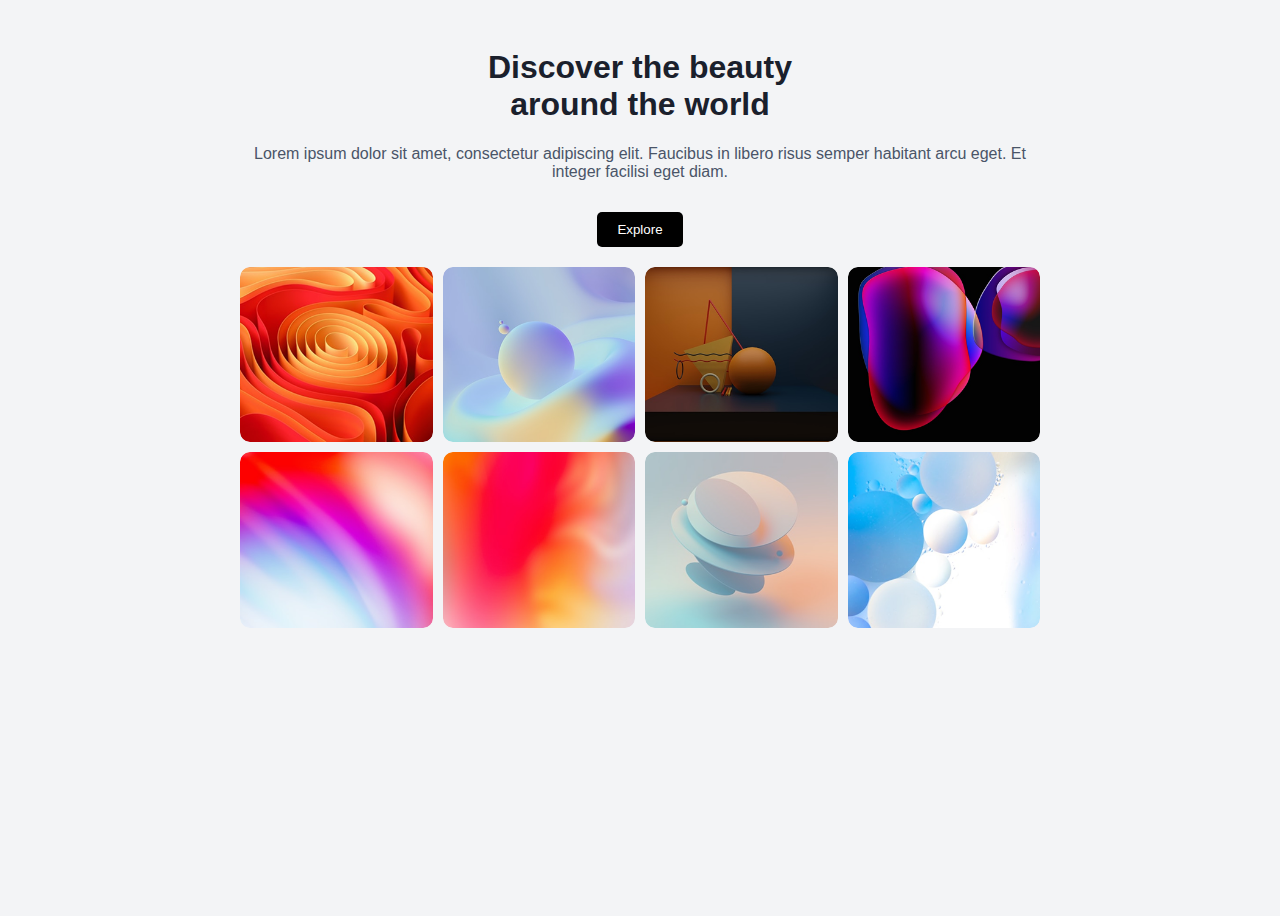
<file: Prototipos/Prototipo1/index.html>
<!-- index.html -->
<!DOCTYPE html>
<html lang="es">
<head>
    <meta charset="UTF-8">
    <meta name="viewport" content="width=device-width, initial-scale=1.0">
    <title>Prototipo 1</title>
    <link rel="stylesheet" href="styles.css">
    <link href="https://fonts.googleapis.com/css2?family=Inter:ital,opsz,wght@0,14..32,100..900;1,14..32,100..900&family=Nunito+Sans:ital,opsz,wght@0,6..12,200..1000;1,6..12,200..1000&display=swap" rel="stylesheet"/>
</head>
<body>
    <div class="container">
        <h1>Discover the beauty <br> around the world</h1>
        <p>Lorem ipsum dolor sit amet, consectetur adipiscing elit. Faucibus in libero risus semper habitant arcu eget. Et integer facilisi eget diam.</p>
        <button class="explore-btn">Explore</button>
        
        <div class="gallery">
            <img src="imagen/1.png" class="gallery-item">
            <img src="imagen/2.png" class="gallery-item">
            <img src="imagen/3.png" class="gallery-item">
            <img src="imagen/4.png" class="gallery-item">
            <img src="imagen/5.png" class="gallery-item">
            <img src="imagen/6.png" class="gallery-item">
            <img src="imagen/7.png" class="gallery-item">
            <img src="imagen/8.png" class="gallery-item">
        </div>
    </div>
</body>
</html>
</file>
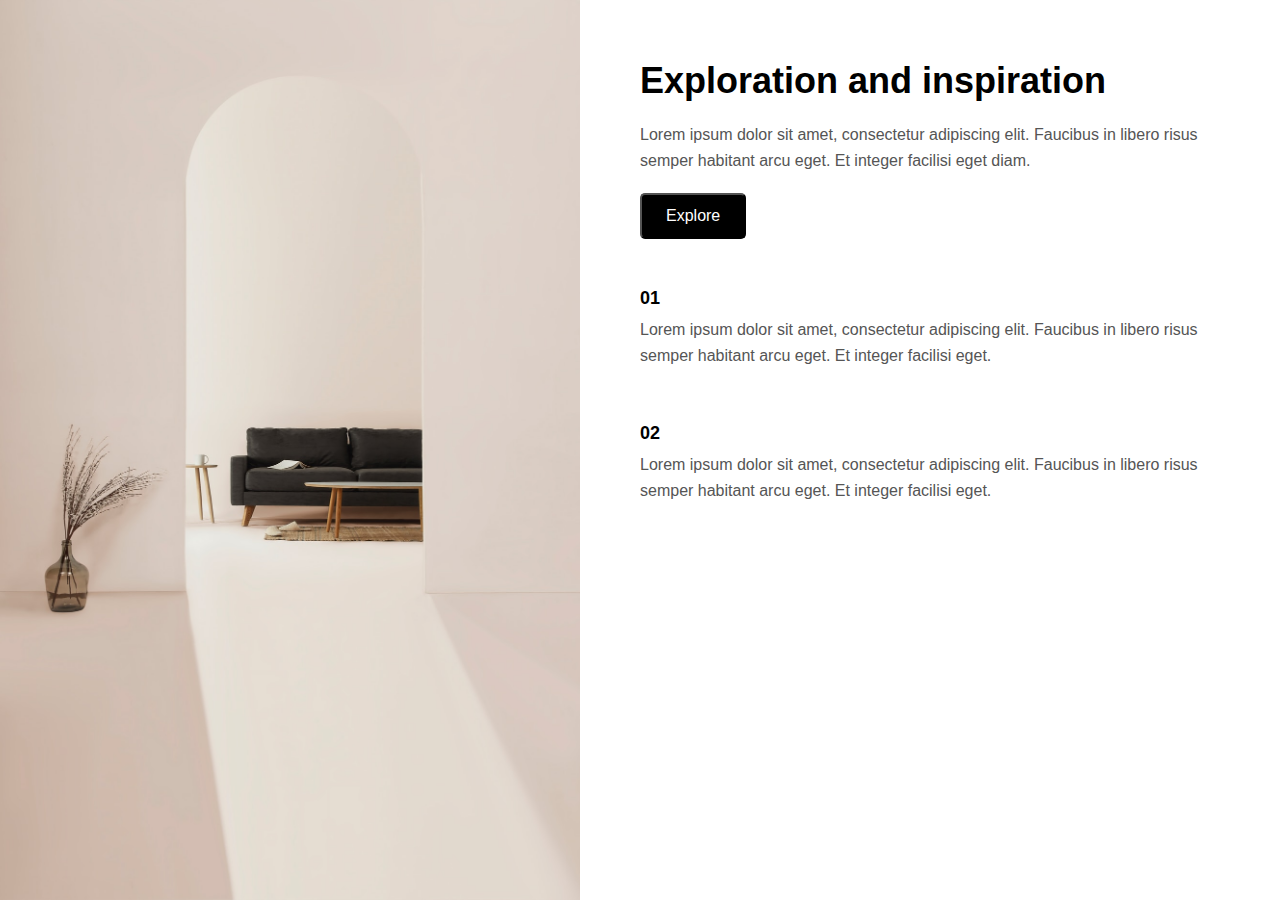
<file: Prototipos/Prototipo2/index.html>
<!DOCTYPE html>
<html lang="es">
<head>
    <meta charset="UTF-8">
    <meta name="viewport" content="width=device-width, initial-scale=1.0">
    <title>Prototipo 2</title>
    <link rel="stylesheet" href="styles.css">
    <link href="https://fonts.googleapis.com/css2?family=Inter:ital,opsz,wght@0,14..32,100..900;1,14..32,100..900&family=Nunito+Sans:ital,opsz,wght@0,6..12,200..1000;1,6..12,200..1000&display=swap" rel="stylesheet"/>
</head>
<body>
    <div class="container">
        <div class="image-section"></div>
        <div class="content-section">
            <h1>Exploration and inspiration</h1>
            <p>Lorem ipsum dolor sit amet, consectetur adipiscing elit. Faucibus in libero risus semper habitant arcu eget. Et integer facilisi eget diam.</p>
            <button class="button">Explore</button>
            
            <div class="numbered-text">
                <h3>01</h3>
                <p>Lorem ipsum dolor sit amet, consectetur adipiscing elit. Faucibus in libero risus semper habitant arcu eget. Et integer facilisi eget.</p>
            </div>
            <div class="numbered-text">
                <h3>02</h3>
                <p>Lorem ipsum dolor sit amet, consectetur adipiscing elit. Faucibus in libero risus semper habitant arcu eget. Et integer facilisi eget.</p>
            </div>
        </div>
    </div>
</body>
</html>
</file>
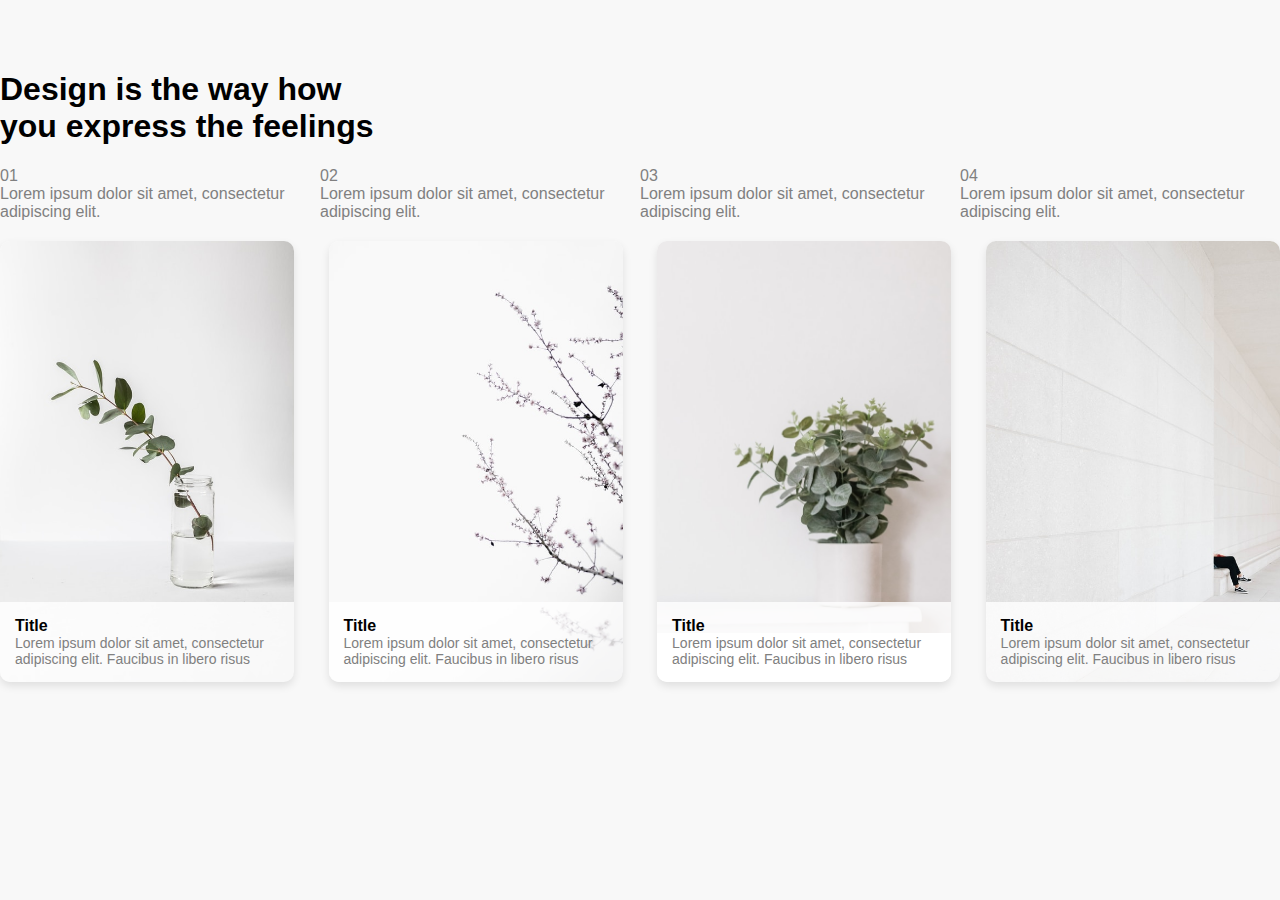
<file: Prototipos/Prototipo3/index.html>
<!DOCTYPE html>
<html lang="es">
<head>
    <meta charset="UTF-8">
    <meta name="viewport" content="width=device-width, initial-scale=1.0">
    <title>Prototipo 3</title>
    <link rel="stylesheet" href="styles.css">
    <link href="https://fonts.googleapis.com/css2?family=Inter:ital,opsz,wght@0,14..32,100..900;1,14..32,100..900&family=Nunito+Sans:ital,opsz,wght@0,6..12,200..1000;1,6..12,200..1000&display=swap" rel="stylesheet"/>
</head>
<body>
    <div class="container">
        <h1>Design is the way how<br> you express the feelings</h1>
        <div class="subtitle">
            <div>01<br>Lorem ipsum dolor sit amet, consectetur adipiscing elit.</div>
            <div>02<br>Lorem ipsum dolor sit amet, consectetur adipiscing elit.</div>
            <div>03<br>Lorem ipsum dolor sit amet, consectetur adipiscing elit.</div>
            <div>04<br>Lorem ipsum dolor sit amet, consectetur adipiscing elit.</div>
        </div>
        <div class="cards">
            <div class="card">
                <img src="imagen/mini rama.jpg" alt="Imagen 1">
                <div class="card-content">
                    <div class="card-title">Title</div>
                    <div class="card-text">Lorem ipsum dolor sit amet, consectetur adipiscing elit. Faucibus in libero risus</div>
                </div>
            </div>
            <div class="card">
                <img src="imagen/ramas.jpg" alt="Imagen 2">
                <div class="card-content">
                    <div class="card-title">Title</div>
                    <div class="card-text">Lorem ipsum dolor sit amet, consectetur adipiscing elit. Faucibus in libero risus</div>
                </div>
            </div>
            <div class="card">
                <img src="imagen/maceta.jpg" alt="Imagen 3">
                <div class="card-content">
                    <div class="card-title">Title</div>
                    <div class="card-text">Lorem ipsum dolor sit amet, consectetur adipiscing elit. Faucibus in libero risus</div>
                </div>
            </div>
            <div class="card">
                <img src="imagen/pared.jpg" alt="Imagen 4">
                <div class="card-content">
                    <div class="card-title">Title</div>
                    <div class="card-text">Lorem ipsum dolor sit amet, consectetur adipiscing elit. Faucibus in libero risus</div>
                </div>
            </div>
        </div>
    </div>
</body>
</html>
</file>
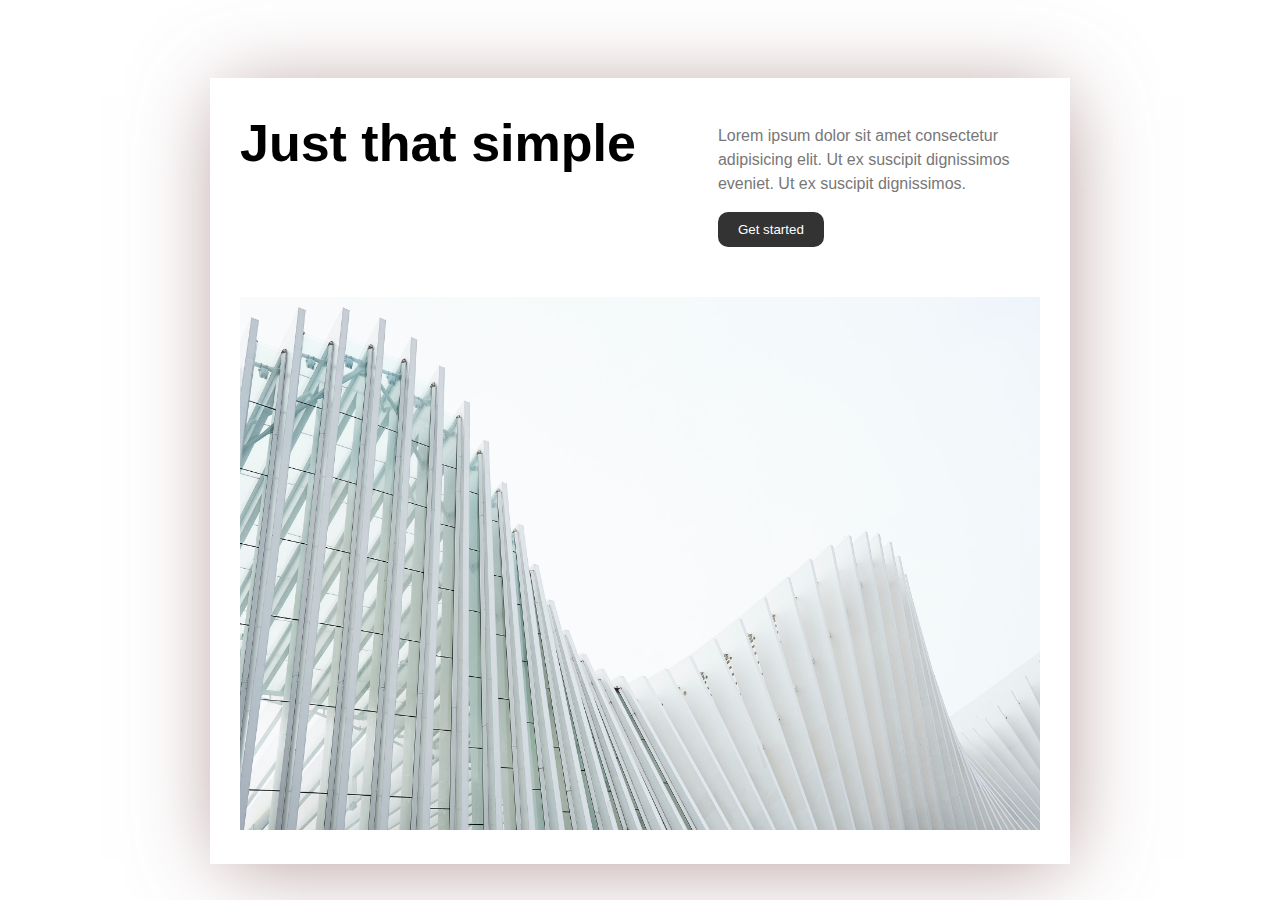
<file: Prototipos/Prototipo4/index.html>
<!DOCTYPE html>
<html lang="en">
<head>
    <meta charset="UTF-8">
    <meta name="viewport" content="width=device-width, initial-scale=1.0">
    <title>Prototipo 4</title>
    <link rel="stylesheet" href="styles.css">
</head>
<body>
    <section class="Prototipo-4">
        <div>
            <h2>Just that simple</h2>
            <div class="Prototipo-4_parte2">
                <p>Lorem ipsum dolor sit amet consectetur adipisicing elit. Ut ex suscipit dignissimos eveniet. Ut ex suscipit dignissimos.</p>
                <button>Get started</button>
            </div>
        </div>
        <img src="imagen/arquitectura.jpg">
    </section>

</body>
</html>
</file>
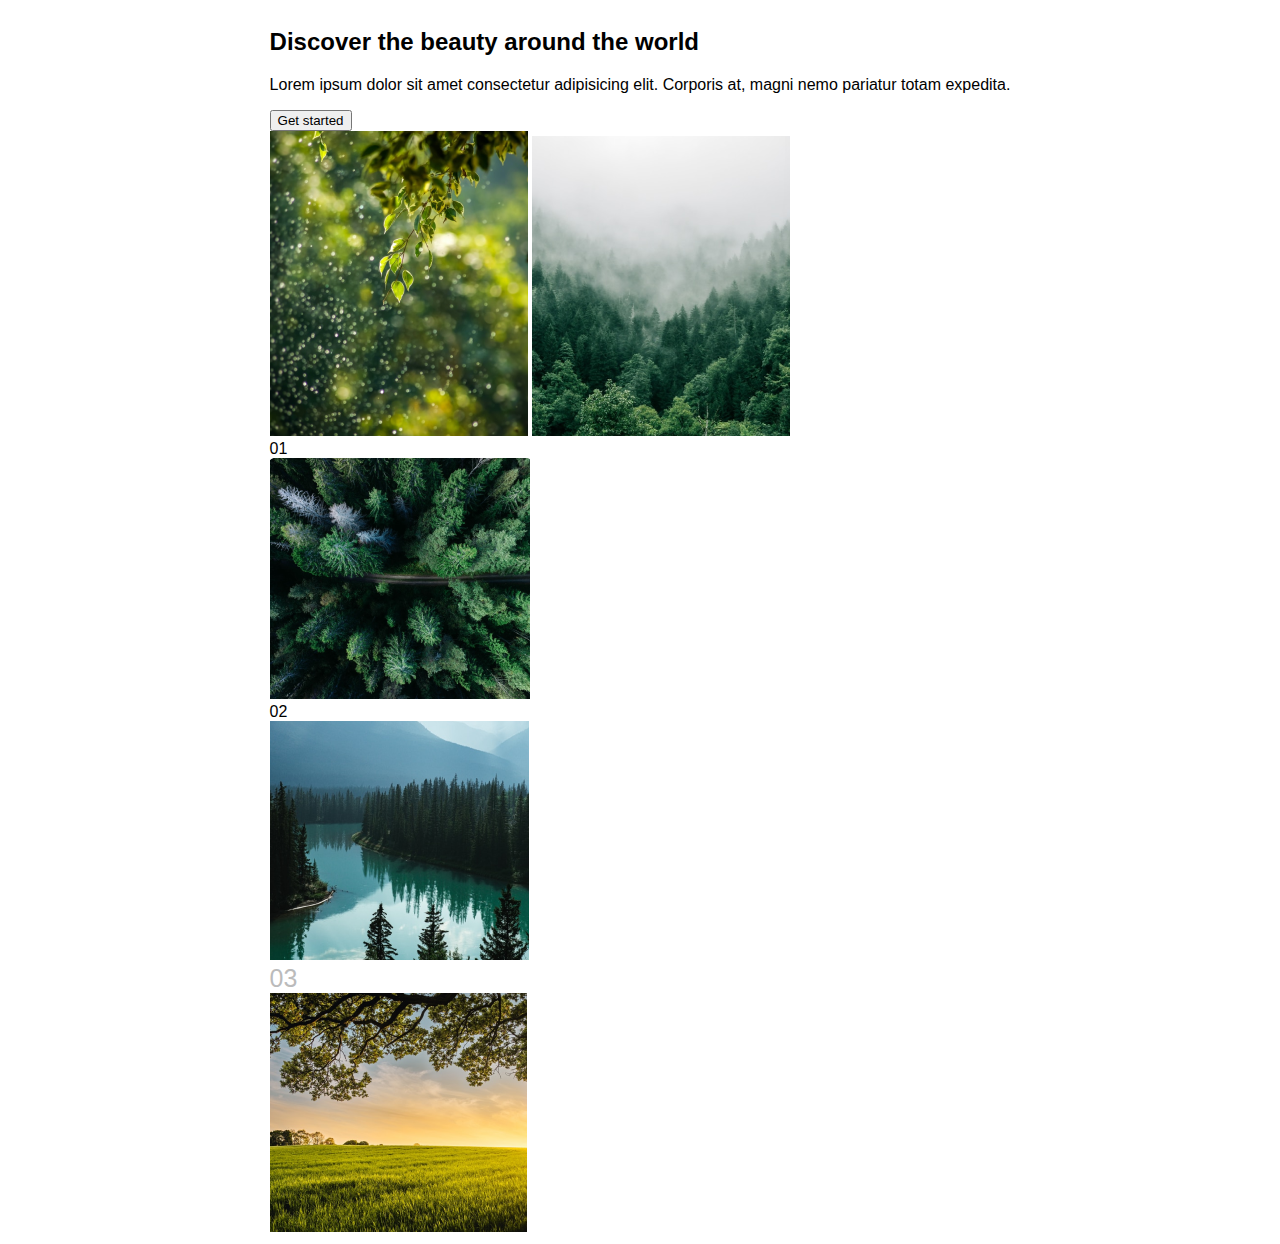
<file: Prototipos/Prototipo5/index.html>
<!DOCTYPE html>
<html lang="en">
<head>
    <meta charset="UTF-8">
    <meta name="viewport" content="width=device-width, initial-scale=1.0">
    <title>Prototipo 2</title>
    <link rel="stylesheet" href="styles.css">
</head>
<body>
    <section class="carta-5">
        <div class="carta-5__primera-parte">
            <div>
                <h2>Discover the beauty around the world</h2>
                <p>Lorem ipsum dolor sit amet consectetur adipisicing elit. Corporis at, magni nemo pariatur totam expedita.</p>
                <button>Get started</button>
            </div>
            <img src="imagen/naturaleza.png">
            <img src="imagen/bosque.png">
        </div>
        <div class="carta-5__segunda-parte">
            <div>
                <div class="carta-5__numero">01</div>
                <img src="imagen/arboles.png">
            </div>
            <div>
                <div class="carta-5__numero">02</div>
                <img src="imagen/lago.png">
            </div>
            <div>
                <div class="carta-2__numero">03</div>
                <img src="imagen/atardecer.png">
            </div>
        </div>
    </section>
</body>
</html>
</file>
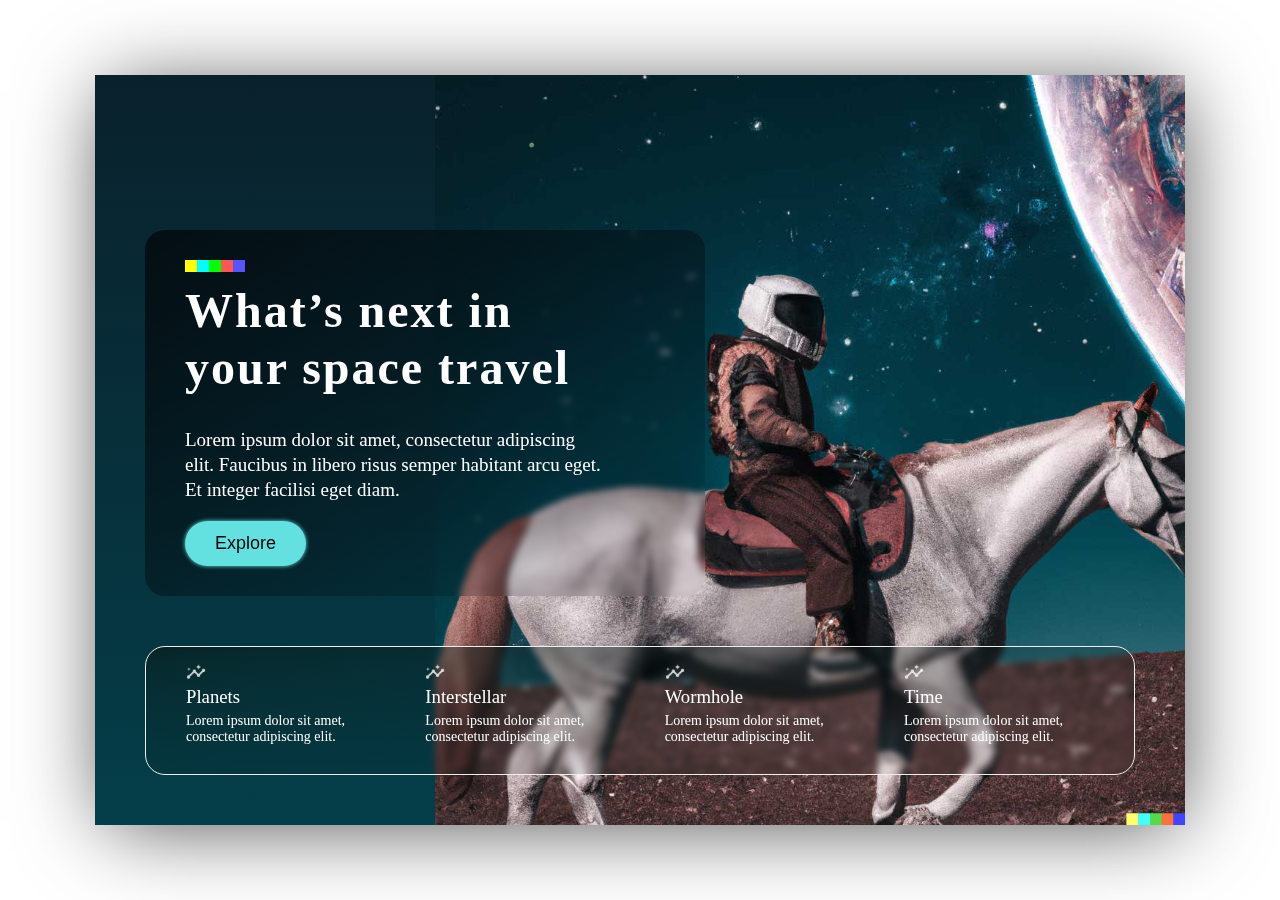
<file: Prototipos/Prototipo6/index.html>
<!DOCTYPE html>
<html lang="en">
<head>
    <meta charset="UTF-8">
    <meta name="viewport" content="width=device-width, initial-scale=1.0">
    <title>Prototipo 6</title>
    <link rel="stylesheet" href="styles.css">
    <link href="https://fonts.cdnfonts.com/css/avenir" rel="stylesheet">
</head>
<body>
    <section class="carta-6">
        <div class="contenido-medio">
            <div class="colores">
                <div class="amarillo"></div>
                <div class="azul"></div>
                <div class="verde"></div>
                <div class="rojo"></div>
                <div class="lila"></div>
            </div>
            <div class="contenido">
                <h2>What’s next in your space travel</h2>
                <p>Lorem ipsum dolor sit amet, consectetur adipiscing elit. Faucibus in libero risus semper habitant arcu eget. Et integer facilisi eget diam.</p>
                <button>Explore</button>
            </div>
        </div>
        <div class="contenido-abajo">
            <div class="trozo-contenido">
                <img src="imagenes/icono.png" alt="icono">
                <h3>Planets</h3>
                <p>Lorem ipsum dolor sit amet, consectetur adipiscing elit.</p>
            </div>
            <div class="trozo-contenido">
                <img src="imagenes/icono.png" alt="icono">
                <h3>Interstellar</h3>
                <p>Lorem ipsum dolor sit amet, consectetur adipiscing elit.</p>
            </div>
            <div class="trozo-contenido">
                <img src="imagenes/icono.png" alt="icono">
                <h3>Wormhole</h3>
                <p>Lorem ipsum dolor sit amet, consectetur adipiscing elit.</p>
            </div>
            <div class="trozo-contenido">
                <img src="imagenes/icono.png" alt="icono">
                <h3>Time</h3>
                <p>Lorem ipsum dolor sit amet, consectetur adipiscing elit.</p>
            </div>
        </div>
    </section>
</body>
</html>
</file>
<file: Prototipos/Prototipo1/styles.css>
body {
    background-color: #f3f4f6;
    display: flex;
    box-sizing: border-box;
    justify-content: center;
    min-height: 100vh;
    font-family: Arial, sans-serif;
    text-align: center;
}

.container {
    max-width: 800px;
    padding: 20px;
}

h1 {
    font-size: 2rem;
    color: #1a202c;
}

p {
    color: #4a5568;
    margin-top: 10px;
}

.explore-btn {
    margin-top: 15px;
    padding: 10px 20px;
    background-color: black;
    color: white;
    border: none;
    border-radius: 5px;
    cursor: pointer;
}

.explore-btn:hover {
    background-color: #2d3748;
}

.gallery {
    display: grid;
    grid-template-columns: repeat(4, 1fr);
    gap: 10px;
    margin-top: 20px;
}

.gallery-item {
    width: 100%;
    border-radius: 10px;
}
</file>
<file: Prototipos/Prototipo2/styles.css>
* {
    margin: 0;
    padding: 0;
    font-family: Arial, sans-serif;
}

body, html {
    width: 100%;
    height: 100%;
    display: flex;
    background: #fff;
}

.container {
    display: flex;
    width: 100%;
    height: 100vh;
}

.image-section {
    width: 50%;
    height: 100%;
    background: url(/Prototipos/Prototipo2/imagen/salon.jpg) no-repeat center center/cover;
}

.content-section {
    width: 50%;
    padding: 60px;
    display: flex;
    flex-direction: column;
    justify-content: flex-start;
    align-items: flex-start;
    text-align: left;
}

h1 {
    font-size: 36px;
    margin-bottom: 20px;
}

p {
    font-size: 16px;
    color: #555;
    line-height: 1.6;
}

.button {
    display: inline-block;
    margin-top: 20px;
    padding: 12px 24px;
    background: black;
    color: white;
    text-decoration: none;
    border-radius: 5px;
    font-size: 16px;
    margin-bottom: 5%;
}

.numbered-text {
    margin-top: 20px;
    width: 100%;
    text-align: left;
    margin-bottom: 6%;
}

.numbered-text h3 {
    font-size: 18px;
    margin-bottom: 8px;
}
</file>
<file: Prototipos/Prototipo3/styles.css>
body {
    font-family: Arial, sans-serif;
    box-sizing: border-box;
    margin: 0;
    padding: 0;
    background-color: #f8f8f8;
    text-align: left;
    height: 100vh;
    display: flex;
    justify-content: left;
    align-items: left;
}
.container {
    width: 100%;
    padding: 50px 0;
}
h1 {
    font-size: 32px;
    font-weight: bold;
}
.subtitle {
    display: flex;
    justify-content: space-between;
    margin: 20px 0;
    color: gray;
}
.cards {
    display: flex;
    justify-content: space-between;
    gap: 20px;
    
}
.card {
    background-color: white;
    border-radius: 10px;
    overflow: hidden;
    width: 23%;
    box-shadow: 0 4px 8px rgba(0,0,0,0.1);
    position: relative;
}
.card img {
    width: 100%;
    height: auto;
    object-fit: cover;
    display: block;
}
.card-content {
    position: absolute;
    bottom: 0;
    left: 0;
    width: 100%;
    background: rgba(255, 255, 255, 0.8);
    padding: 15px;
    text-align: left;
}
.card-title {
    font-weight: bold;
}
.card-text {
    font-size: 14px;
    color: gray;
}
</file>
<file: Prototipos/Prototipo4/styles.css>
body {
    display: flex;
    box-sizing: border-box;
    align-items: center;
    flex-direction: column;
    font-family: sans-serif;
}

.Prototipo-4 {
    width: 800px;
    margin-top: 70px;
    box-shadow: 3px 7px 81px -10px rgba(148, 109, 109, 0.75);
    padding: 30px;
}

.Prototipo-4 > div {
    display: flex;
    gap: 82px;
}

.Prototipo-4 h2 {
    font-size: 52px;
    margin-top: 5px;
}

.Prototipo-4_parte2 {
    width: 40%;
}

.Prototipo-4_parte2 {
    color: #777;
    line-height: 24px;
}

.Prototipo-4_parte2 button {
    border: none;
    background-color: #333;
    color: #fff;
    padding: 10px 20px;
    border-radius: 10px;
    margin-bottom: 50px;
}

.Prototipo-4 img {
    width: 100%;
}
</file>
<file: Prototipos/Prototipo5/styles.css>
body {
    display: flex;
    box-sizing: border-box;
    align-items: center;
    flex-direction: column;
    font-family: sans-serif;
}

.carta-2 {
    margin-top: 70px;
    max-width: 830px;
    height: 730px;
    box-shadow: 3px 7px 81px -10px rgba(0,0,0,0.75);
    display: flex;
    flex-direction: column;
    padding: 40px;
}

.carta-2__primera-parte {
    display: flex;
    justify-content: center;
    gap: 25px;
}

.carta-2__primera-parte div {
    display: flex;
    flex-direction: column;
    align-items: start;
    margin-top: 10px;
}

.carta-2__primera-parte h2 {
    font-size: 2rem;
    color: #333;
    line-height: 50px;
    margin-bottom: 0;
}

.carta-2__primera-parte button {
    border-radius: 10px;
    border: none;
    background-color: #333;
    color: #fff;
    padding: 10px 25px ;
}

.carta-2__primera-parte p {
    color: #555;
    line-height: 22px;
}

.carta-2__primera-parte img {
    height: 300px;
}

.carta-2__segunda-parte {
    display: flex;
    justify-content: center;
    gap: 25px;
    margin-top: 60px;
}

.carta-2 img {
    border-radius: 10px;
}

.carta-2__numero {
    color: #bbb;
    font-size: 25px;
    font-weight: 500;
}
</file>
<file: Prototipos/Prototipo6/styles.css>
body {
    display: flex;
    box-sizing: border-box;
    align-items: center;
    flex-direction: column;
    font-family: sans-serif;
    font-family: 'Avenir';
    height: 100vh;
    display: flex;
    justify-content: center;
    margin: 0;
}

.carta-6 {
    width: 990px;
    height: 650px;
    box-shadow: 3px 7px 81px -10px rgba(0,0,0,0.75);
    padding: 50px;
    background-image: url(imagenes/espacio.jpg), linear-gradient(to top, #043E49, 50%, #09212C);
    background-repeat: no-repeat;
    background-size: contain;
    background-position: right;
    display: flex;
    flex-direction: column;
    justify-content: end;
    gap: 50px;
    color: #fff;
}

.contenido-medio {
    backdrop-filter: blur(3px);
    width: 450px;
    padding: 30px 70px 30px 40px;
    border-radius: 20px;
    background-image: linear-gradient(to bottom right, #040f14, transparent);
}

.contenido {
    width: 418px;
}

.contenido-medio h2 {
    font-size: 48px;
    font-weight: 700;
    margin: 10px 0 30px 0;
    letter-spacing: 2px;
    line-height: 1.2;
}

.contenido-medio p {
    line-height: 25px;
    font-size: 19px;
    font-weight: 100;
}

.contenido button {
    background-color: #63E1E1;
    border: none;
    border-radius: 50px;
    padding: 12px 30px;
    font-size: 18px;
    filter: drop-shadow(0 0 2px #63E1E1);
}

.colores {
    display: flex;
}

.colores div {
    width: 12px;
    height: 12px;
}

.amarillo {
    background-color: #ff0;
}

.azul {
    background-color: aqua;
}

.verde {
    background-color: #0f0;
}

.rojo {
    background-color: #f55;
}

.lila {
    background-color: #55f;
}

.contenido-abajo {
    display: flex;
    backdrop-filter: blur(3px);
    border: 1px solid #eee;
    border-radius: 20px;
    padding: 15px 40px;
    justify-content: space-between;
    background-image: linear-gradient(to bottom right,#091f1c, 10%, transparent);
}

.trozo-contenido {
    width: 190px;
}

.trozo-contenido img {
    width: 20px;
}

.trozo-contenido h3 {
    margin-top: 0;
    margin-bottom: 0;
    font-weight: 500;
}

.trozo-contenido p {
    font-size: 14px;
    margin-top: 5px;
}
</file>
